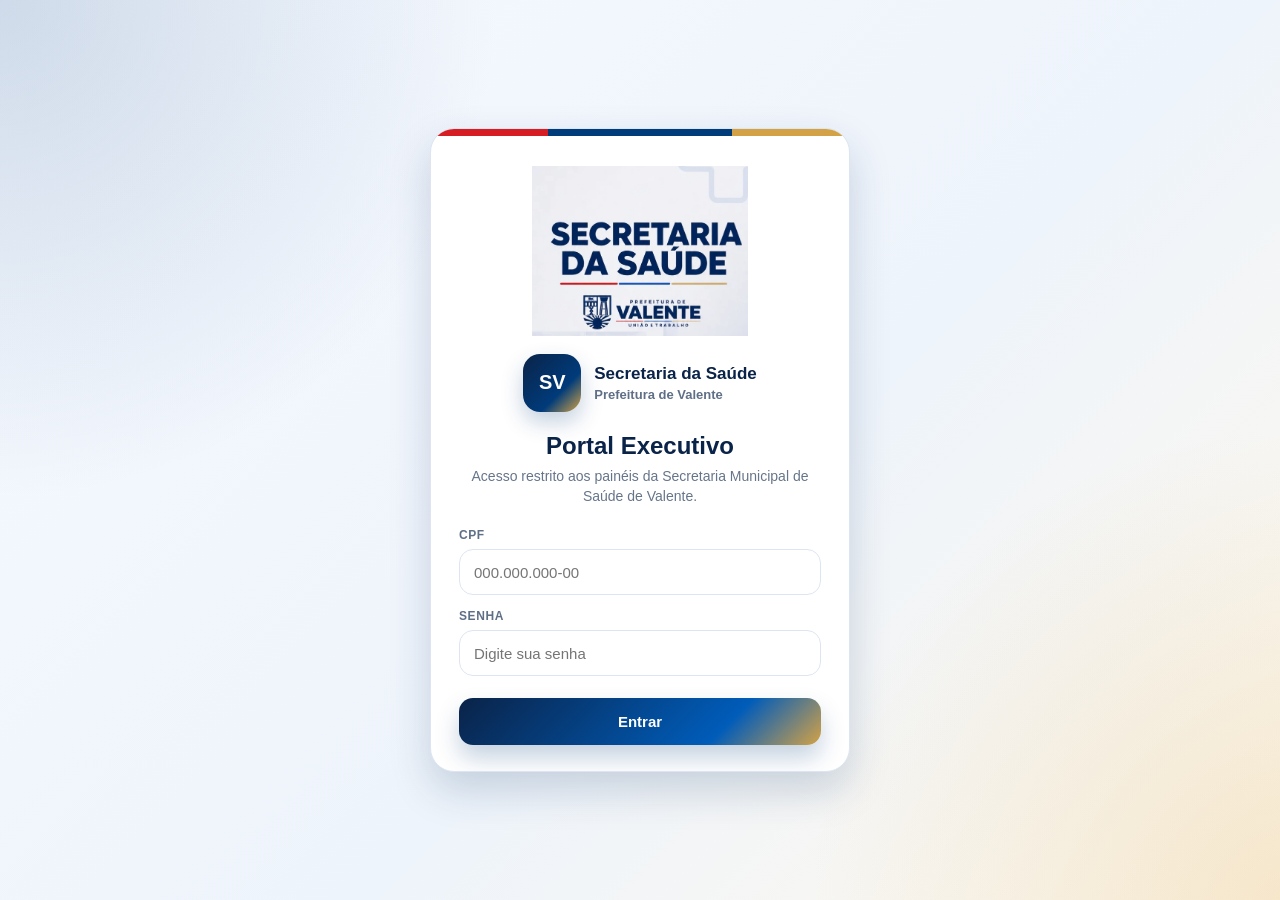
<file: site_relatorios_online/index.html>
<!DOCTYPE html>
<html lang="pt-BR">
<head>
<meta charset="UTF-8">
<title>Portal Executivo</title>
<link rel="stylesheet" href="assets/portal.css">
<script src="assets/portal.js"></script>
  <style id="login-portal-valente-style">
    .login-overlay-valente{
      position:fixed;
      inset:0;
      z-index:99999;
      display:flex;
      align-items:center;
      justify-content:center;
      padding:24px;
      background:
        radial-gradient(circle at top left, rgba(0,59,122,.16), transparent 32%),
        radial-gradient(circle at bottom right, rgba(211,162,70,.20), transparent 30%),
        linear-gradient(135deg,#f6f9ff 0%,#eef4fb 58%,#fff8ec 100%);
      font-family: Inter, Segoe UI, Arial, sans-serif;
    }
    .login-card-valente{
      width:min(420px,100%);
      background:#fff;
      border:1px solid #dce5f1;
      border-radius:24px;
      box-shadow:0 18px 42px rgba(0,43,92,.18);
      overflow:hidden;
      position:relative;
    }
    .login-card-valente:before{
      content:"";
      display:block;
      height:7px;
      background:linear-gradient(90deg,#d71d24 0 28%,#003b7a 28% 72%,#d3a246 72% 100%);
    }
    .login-card-inner-valente{padding:30px 28px 26px}
    .login-logo-valente{
      display:flex;
      align-items:center;
      justify-content:center;
      gap:13px;
      margin-bottom:20px;
      text-align:left;
    }
    .login-logo-mark-valente{
      width:58px;
      height:58px;
      border-radius:17px;
      background:linear-gradient(135deg,#0a2348 0%,#003b7a 65%,#d3a246 100%);
      color:#fff;
      display:grid;
      place-items:center;
      font-weight:900;
      font-size:20px;
      box-shadow:0 10px 22px rgba(0,59,122,.24);
      flex:none;
    }
    .login-logo-text-valente strong{
      display:block;
      color:#0a2348;
      font-size:17px;
      line-height:1.12;
      font-weight:900;
    }
    .login-logo-text-valente span{
      display:block;
      margin-top:4px;
      color:#5f6f86;
      font-size:13px;
      font-weight:700;
    }
    .login-title-valente{
      margin:0 0 6px;
      font-size:24px;
      color:#0a2348;
      font-weight:900;
      text-align:center;
    }
    .login-subtitle-valente{
      margin:0 0 22px;
      color:#66758a;
      font-size:14px;
      text-align:center;
      line-height:1.45;
    }
    .login-field-valente{margin-bottom:14px}
    .login-field-valente label{
      display:block;
      margin-bottom:7px;
      color:#5f6f86;
      font-size:12px;
      font-weight:900;
      text-transform:uppercase;
      letter-spacing:.05em;
    }
    .login-field-valente input{
      width:100%;
      height:46px;
      border:1px solid #dce5f1;
      border-radius:14px;
      padding:0 14px;
      outline:none;
      font-size:15px;
      background:#fff;
      color:#172033;
      box-sizing:border-box;
    }
    .login-field-valente input:focus{
      border-color:#005cb9;
      box-shadow:0 0 0 4px rgba(0,92,185,.12);
    }
    .login-btn-valente{
      width:100%;
      height:47px;
      border:none;
      border-radius:14px;
      cursor:pointer;
      color:#fff;
      font-size:15px;
      font-weight:900;
      background:linear-gradient(135deg,#0a2348 0%,#005cb9 72%,#d3a246 100%);
      box-shadow:0 13px 24px rgba(0,59,122,.23);
      margin-top:8px;
    }
    .login-error-valente{
      display:none;
      margin-top:12px;
      padding:10px 12px;
      border-radius:12px;
      background:#fff0f0;
      color:#b42318;
      border:1px solid #ffd0d0;
      font-size:13px;
      font-weight:700;
      text-align:center;
    }
    body.portal-login-bloqueado{
      overflow:hidden;
    }
  </style>


  <style id="portal-valente-logo-ajustes">
    .login-logo-img-valente {
      width: 100%;
      max-width: 310px;
      max-height: 170px;
      object-fit: contain;
      display: block;
      margin: 0 auto 18px;
      border-radius: 14px;
    }
    .sidebar-logo-oficial-valente {
      width: 100%;
      max-height: 92px;
      object-fit: contain;
      background: rgba(255,255,255,.96);
      border-radius: 14px;
      padding: 8px;
      margin: 0 0 14px;
      box-shadow: 0 8px 18px rgba(0,0,0,.12);
    }
    .top-logo-oficial-valente {
      height: 64px;
      max-width: 230px;
      object-fit: contain;
      background: #fff;
      border: 1px solid rgba(0,59,122,.12);
      border-radius: 14px;
      padding: 6px 10px;
      margin-right: 14px;
    }
    .portal-top-logo-row-valente {
      display: flex;
      align-items: center;
      gap: 12px;
    }
  </style>

</head>
<body>

  <div id="loginPortalValente" class="login-overlay-valente">
    <div class="login-card-valente">
      <div class="login-card-inner-valente">
        <img class="login-logo-img-valente" src="assets/logo_secretaria_valente.png" alt="Secretaria da Saúde - Prefeitura de Valente">
        <div class="login-logo-valente">
          <div class="login-logo-mark-valente">SV</div>
          <div class="login-logo-text-valente">
            <strong>Secretaria da Saúde</strong>
            <span>Prefeitura de Valente</span>
          </div>
        </div>

        <h1 class="login-title-valente">Portal Executivo</h1>
        <p class="login-subtitle-valente">Acesso restrito aos painéis da Secretaria Municipal de Saúde de Valente.</p>

        <form id="formLoginPortalValente">
          <div class="login-field-valente">
            <label for="cpfLoginPortal">CPF</label>
            <input id="cpfLoginPortal" inputmode="numeric" maxlength="14" placeholder="000.000.000-00" autocomplete="username">
          </div>
          <div class="login-field-valente">
            <label for="senhaLoginPortal">Senha</label>
            <input id="senhaLoginPortal" type="password" placeholder="Digite sua senha" autocomplete="current-password">
          </div>
          <button class="login-btn-valente" type="submit">Entrar</button>
          <div id="erroLoginPortalValente" class="login-error-valente">CPF ou senha inválidos.</div>
        </form>
      </div>
    </div>
  </div>

<div class="layout">
  <aside class="sidebar"></aside>
  <main class="main">
    <section class="hero">
      <h2>Portal Executivo</h2>
      <p>Portal modular da Secretaria Municipal de Saúde de Valente.</p>
      <div class="badges">
        <span class="badge">📅 Maio/2026</span>
        <span class="badge">🔄 Atualizado: aguardando dados</span>
        <span class="badge">📍 Valente - BA</span>
      </div>
    </section>
    <div class="notice">
      Cada sistema alimenta somente seu próprio módulo. O portal geral pode ser modificado sem apagar dados recebidos.
    </div>
    <div class="cards">
      <div class="card"><h3>Módulos</h3><div class="num">10</div><p>áreas separadas</p></div>
      <div class="card"><h3>Almox. Hospital</h3><div class="num">2</div><p>estoque e estatística</p></div>
      <div class="card"><h3>CIS</h3><div class="num">1</div><p>módulo reservado</p></div>
      <div class="card"><h3>CEMES</h3><div class="num">1</div><p>módulo reservado</p></div>
    </div>
    <div class="grid">
      <div class="card">
        <h3>Estrutura Modular</h3>
        <p>O menu e o visual do portal ficam separados dos dados que chegam dos sistemas.</p>
      </div>
      <div class="card">
        <h3>Admin do Portal</h3>
        <p>Use o Admin apenas para ajustar configuração do menu e nomes do portal.</p>
        <div class="top-actions"><a class="btn" href="/admin">Abrir Admin do Portal</a></div>
      </div>
    </div>
  </main>
</div>
<script>montarMenu('VisaoGeral')</script>

  <script id="login-portal-valente-script">
    (function(){
      const overlay = document.getElementById('loginPortalValente');
      const form = document.getElementById('formLoginPortalValente');
      const cpfInput = document.getElementById('cpfLoginPortal');
      const senhaInput = document.getElementById('senhaLoginPortal');
      const erro = document.getElementById('erroLoginPortalValente');

      const usuarios = {
        '00000000000': { nome: 'Marília Oliveira', perfil: 'secretaria' },
        '11111111111': { nome: 'Coordenadora do Almoxarifado', perfil: 'coordenadora' }
      };

      function formatarCPF(valor){
        let v = String(valor || '').replace(/\D/g, '').slice(0, 11);
        if(v.length > 9) return v.replace(/(\d{3})(\d{3})(\d{3})(\d{0,2})/, '$1.$2.$3-$4');
        if(v.length > 6) return v.replace(/(\d{3})(\d{3})(\d{0,3})/, '$1.$2.$3');
        if(v.length > 3) return v.replace(/(\d{3})(\d{0,3})/, '$1.$2');
        return v;
      }

      function liberarPortal(usuario){

        document.body.classList.remove('portal-login-bloqueado');
        if(overlay) overlay.style.display = 'none';

        const nomeAlvos = document.querySelectorAll('[data-user-name], .user-name, .usuario-nome');
        nomeAlvos.forEach(el => el.textContent = usuario.nome);

        document.body.setAttribute('data-perfil', usuario.perfil);
        window.dispatchEvent(new CustomEvent('portalLoginValente', { detail: usuario }));
      }

      function tentarLogin(){
        const cpf = cpfInput.value.replace(/\D/g, '');
        const senha = senhaInput.value.trim();

        if((senha === '123456' || senha === '00123556') && usuarios[cpf]){
          liberarPortal(usuarios[cpf]);
          return true;
        }

        erro.style.display = 'block';
        senhaInput.focus();
        return false;
      }

      if(cpfInput){
        cpfInput.addEventListener('input', function(){
          this.value = formatarCPF(this.value);
          erro.style.display = 'none';
        });
      }

      if(senhaInput){
        senhaInput.addEventListener('input', function(){
          erro.style.display = 'none';
        });
      }

      if(form){
        form.addEventListener('submit', function(e){
          e.preventDefault();
          tentarLogin();
        });
      }

      try{ sessionStorage.removeItem('portal_valente_logado'); sessionStorage.removeItem('portal_valente_usuario'); }catch(e){}
      document.body.classList.add('portal-login-bloqueado');

    })();
  </script>

</body>
</html>
</file>
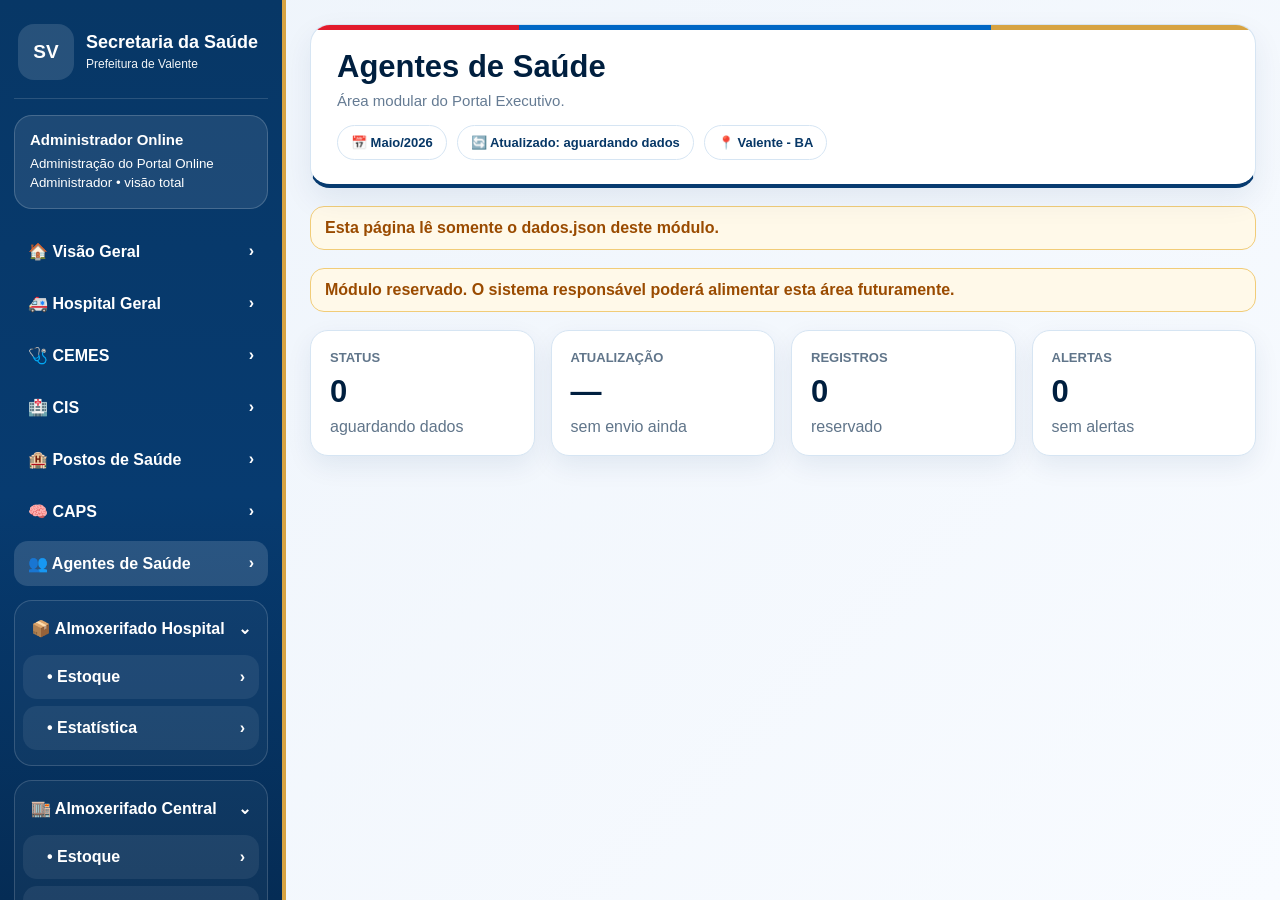
<file: site_relatorios_online/AgentesDeSaude/index.html>
<!DOCTYPE html><html lang="pt-BR"><head><meta charset="UTF-8"><title>Agentes de Saúde</title><link rel="stylesheet" href="../assets/portal.css"><script src="../assets/portal.js"></script></head><body><div class="layout"><aside class="sidebar"></aside><main class="main"><section class="hero"><h2>Agentes de Saúde</h2><p>Área modular do Portal Executivo.</p><div class="badges"><span class="badge">📅 Maio/2026</span><span class="badge">🔄 Atualizado: aguardando dados</span><span class="badge">📍 Valente - BA</span></div></section><div class="notice">Esta página lê somente o dados.json deste módulo.</div><div class="notice">Módulo reservado. O sistema responsável poderá alimentar esta área futuramente.</div><div class="cards"><div class="card"><h3>Status</h3><div class="num">0</div><p>aguardando dados</p></div><div class="card"><h3>Atualização</h3><div class="num">—</div><p>sem envio ainda</p></div><div class="card"><h3>Registros</h3><div class="num">0</div><p>reservado</p></div><div class="card"><h3>Alertas</h3><div class="num">0</div><p>sem alertas</p></div></div><script>montarMenu('AgentesDeSaude')</script></main></div></body></html>
</file>
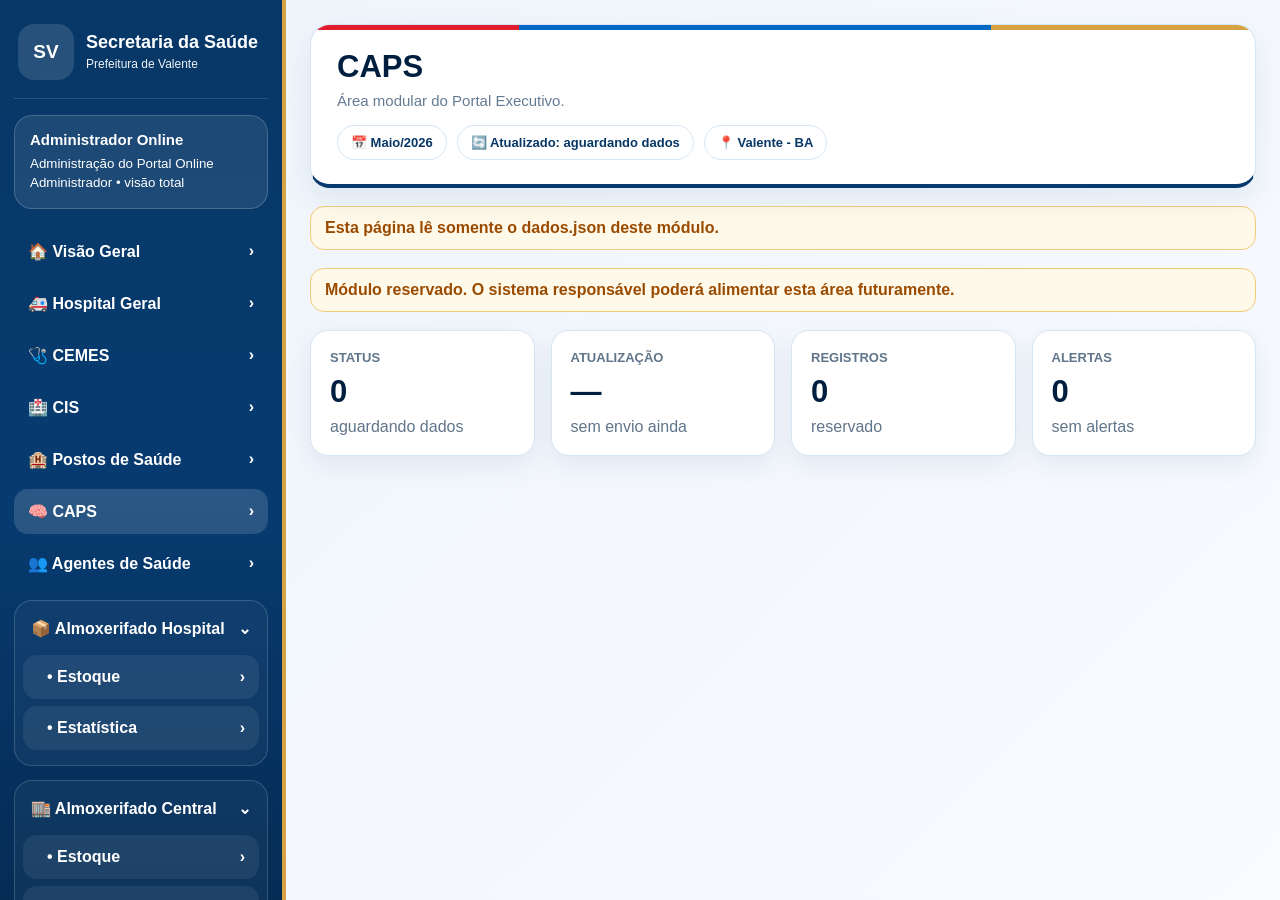
<file: site_relatorios_online/CAPS/index.html>
<!DOCTYPE html><html lang="pt-BR"><head><meta charset="UTF-8"><title>CAPS</title><link rel="stylesheet" href="../assets/portal.css"><script src="../assets/portal.js"></script></head><body><div class="layout"><aside class="sidebar"></aside><main class="main"><section class="hero"><h2>CAPS</h2><p>Área modular do Portal Executivo.</p><div class="badges"><span class="badge">📅 Maio/2026</span><span class="badge">🔄 Atualizado: aguardando dados</span><span class="badge">📍 Valente - BA</span></div></section><div class="notice">Esta página lê somente o dados.json deste módulo.</div><div class="notice">Módulo reservado. O sistema responsável poderá alimentar esta área futuramente.</div><div class="cards"><div class="card"><h3>Status</h3><div class="num">0</div><p>aguardando dados</p></div><div class="card"><h3>Atualização</h3><div class="num">—</div><p>sem envio ainda</p></div><div class="card"><h3>Registros</h3><div class="num">0</div><p>reservado</p></div><div class="card"><h3>Alertas</h3><div class="num">0</div><p>sem alertas</p></div></div><script>montarMenu('CAPS')</script></main></div></body></html>
</file>
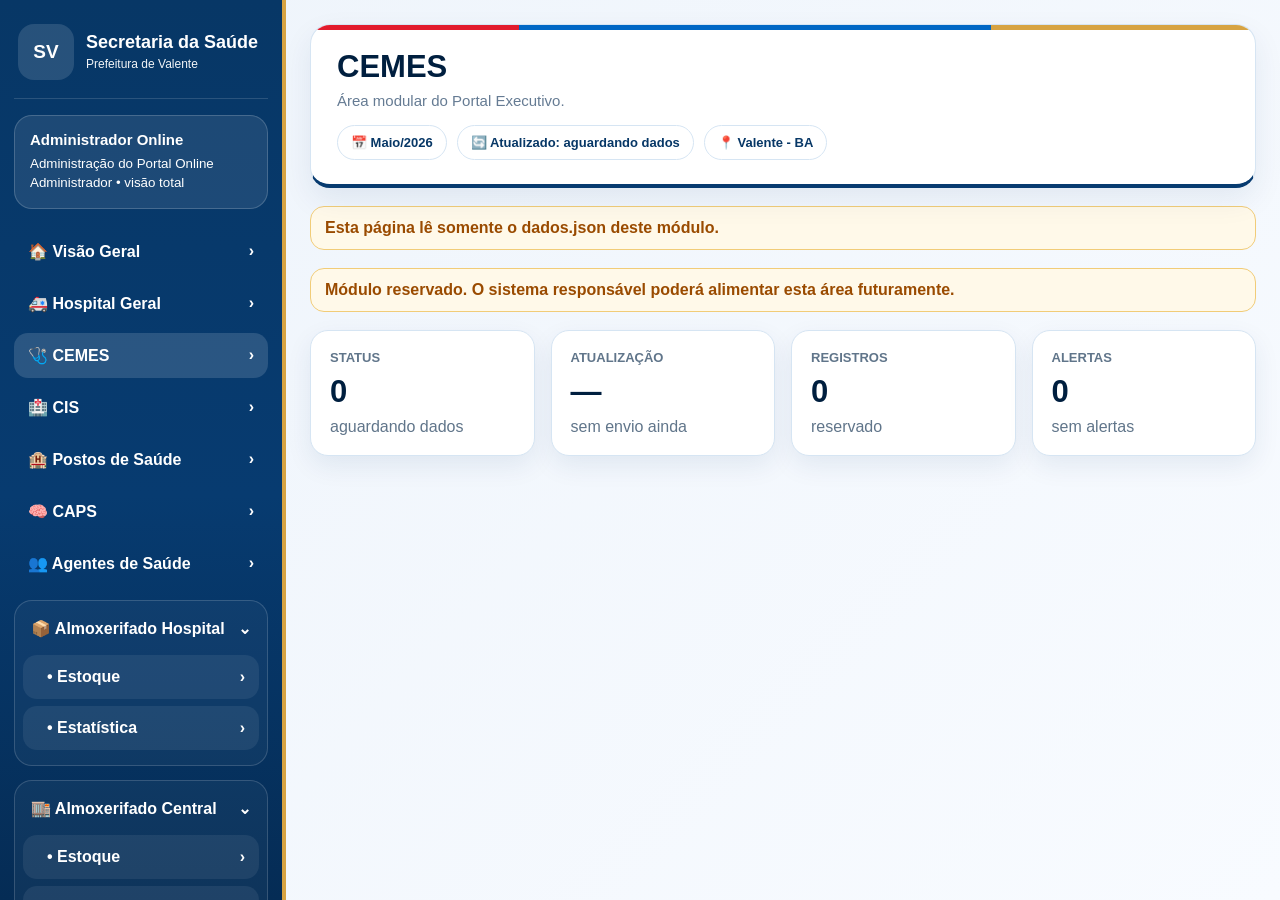
<file: site_relatorios_online/CEMES/index.html>
<!DOCTYPE html><html lang="pt-BR"><head><meta charset="UTF-8"><title>CEMES</title><link rel="stylesheet" href="../assets/portal.css"><script src="../assets/portal.js"></script></head><body><div class="layout"><aside class="sidebar"></aside><main class="main"><section class="hero"><h2>CEMES</h2><p>Área modular do Portal Executivo.</p><div class="badges"><span class="badge">📅 Maio/2026</span><span class="badge">🔄 Atualizado: aguardando dados</span><span class="badge">📍 Valente - BA</span></div></section><div class="notice">Esta página lê somente o dados.json deste módulo.</div><div class="notice">Módulo reservado. O sistema responsável poderá alimentar esta área futuramente.</div><div class="cards"><div class="card"><h3>Status</h3><div class="num">0</div><p>aguardando dados</p></div><div class="card"><h3>Atualização</h3><div class="num">—</div><p>sem envio ainda</p></div><div class="card"><h3>Registros</h3><div class="num">0</div><p>reservado</p></div><div class="card"><h3>Alertas</h3><div class="num">0</div><p>sem alertas</p></div></div><script>montarMenu('CEMES')</script></main></div></body></html>
</file>
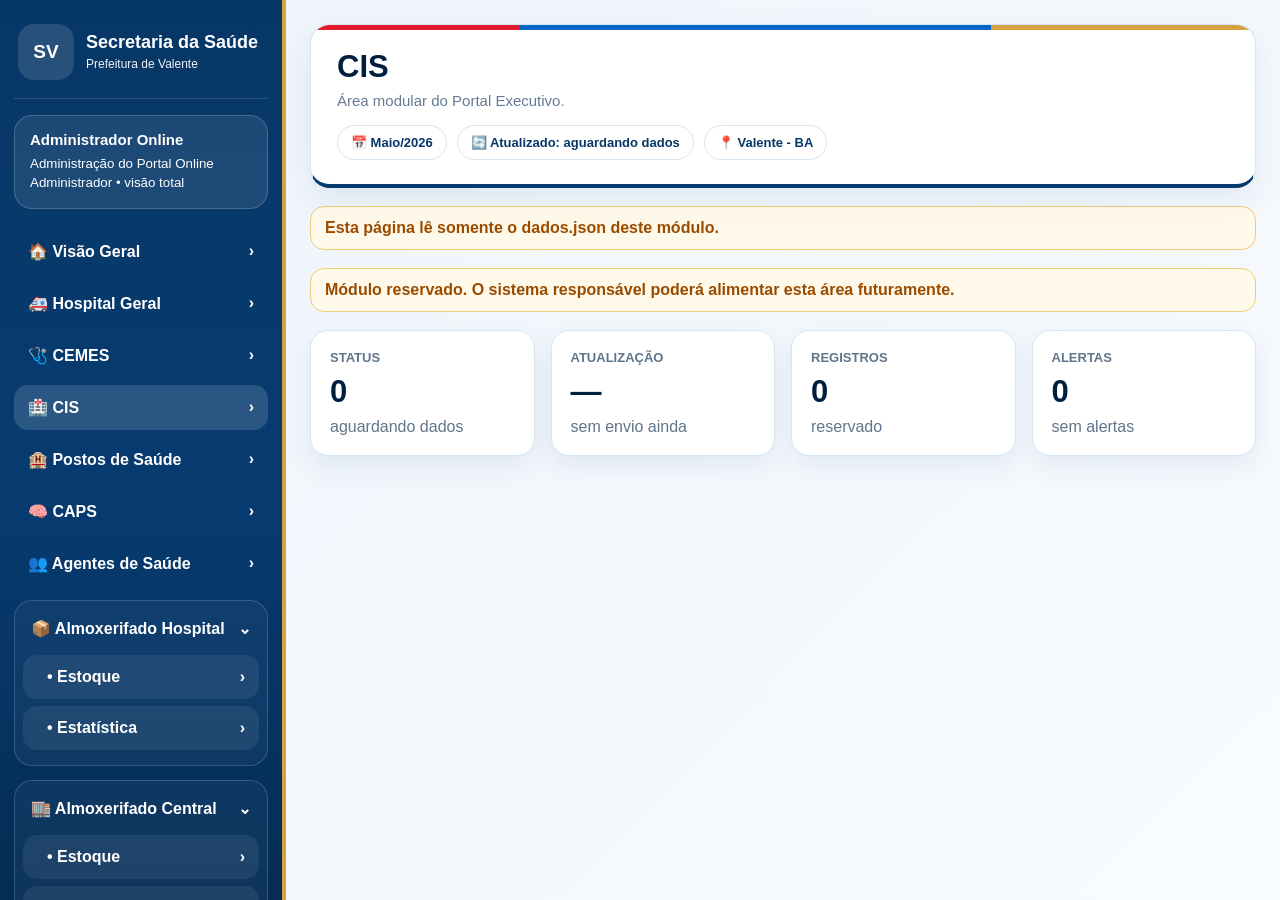
<file: site_relatorios_online/CIS/index.html>
<!DOCTYPE html><html lang="pt-BR"><head><meta charset="UTF-8"><title>CIS</title><link rel="stylesheet" href="../assets/portal.css"><script src="../assets/portal.js"></script></head><body><div class="layout"><aside class="sidebar"></aside><main class="main"><section class="hero"><h2>CIS</h2><p>Área modular do Portal Executivo.</p><div class="badges"><span class="badge">📅 Maio/2026</span><span class="badge">🔄 Atualizado: aguardando dados</span><span class="badge">📍 Valente - BA</span></div></section><div class="notice">Esta página lê somente o dados.json deste módulo.</div><div class="notice">Módulo reservado. O sistema responsável poderá alimentar esta área futuramente.</div><div class="cards"><div class="card"><h3>Status</h3><div class="num">0</div><p>aguardando dados</p></div><div class="card"><h3>Atualização</h3><div class="num">—</div><p>sem envio ainda</p></div><div class="card"><h3>Registros</h3><div class="num">0</div><p>reservado</p></div><div class="card"><h3>Alertas</h3><div class="num">0</div><p>sem alertas</p></div></div><script>montarMenu('CIS')</script></main></div></body></html>
</file>
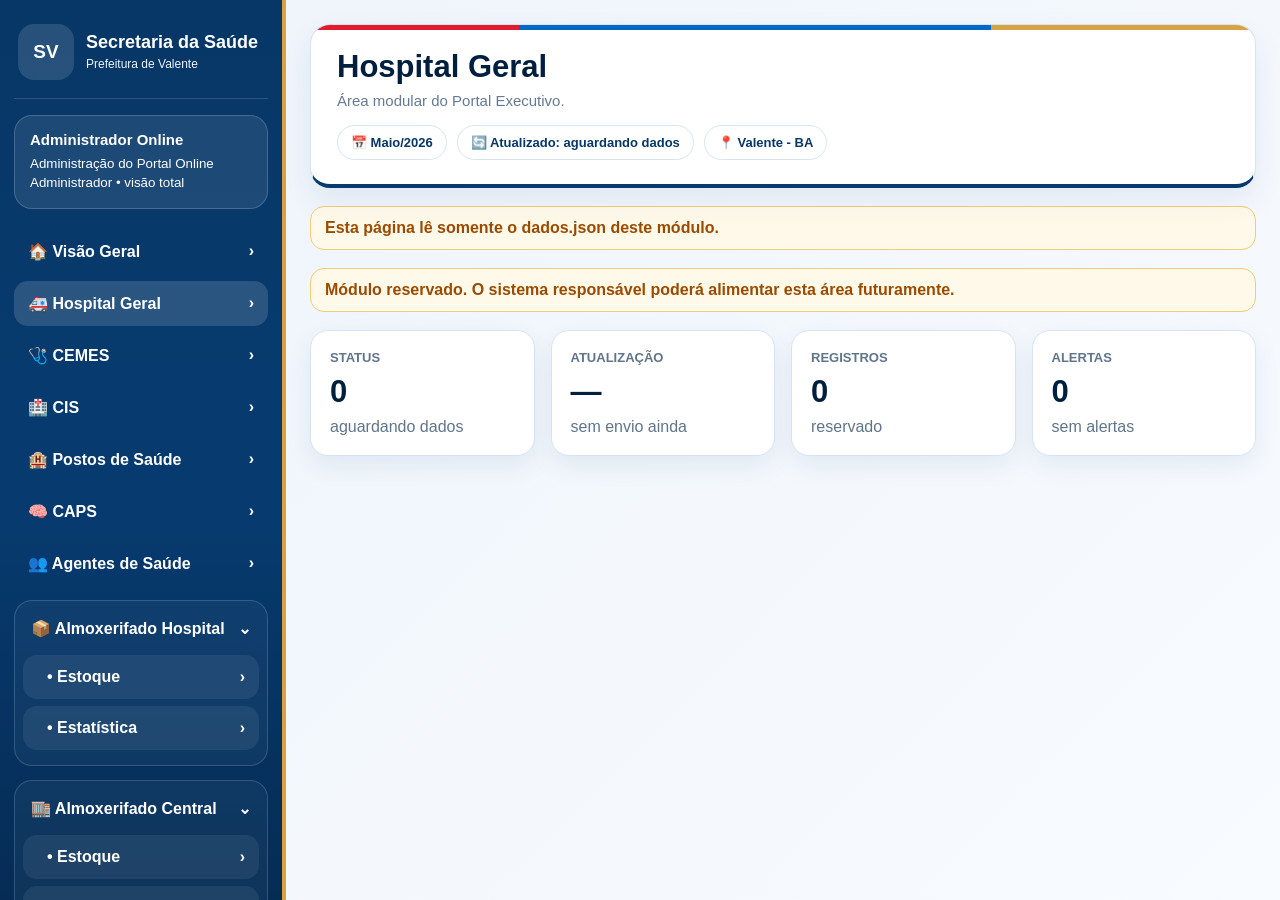
<file: site_relatorios_online/HospitalGeral/index.html>
<!DOCTYPE html><html lang="pt-BR"><head><meta charset="UTF-8"><title>Hospital Geral</title><link rel="stylesheet" href="../assets/portal.css"><script src="../assets/portal.js"></script></head><body><div class="layout"><aside class="sidebar"></aside><main class="main"><section class="hero"><h2>Hospital Geral</h2><p>Área modular do Portal Executivo.</p><div class="badges"><span class="badge">📅 Maio/2026</span><span class="badge">🔄 Atualizado: aguardando dados</span><span class="badge">📍 Valente - BA</span></div></section><div class="notice">Esta página lê somente o dados.json deste módulo.</div><div class="notice">Módulo reservado. O sistema responsável poderá alimentar esta área futuramente.</div><div class="cards"><div class="card"><h3>Status</h3><div class="num">0</div><p>aguardando dados</p></div><div class="card"><h3>Atualização</h3><div class="num">—</div><p>sem envio ainda</p></div><div class="card"><h3>Registros</h3><div class="num">0</div><p>reservado</p></div><div class="card"><h3>Alertas</h3><div class="num">0</div><p>sem alertas</p></div></div><script>montarMenu('HospitalGeral')</script></main></div></body></html>
</file>
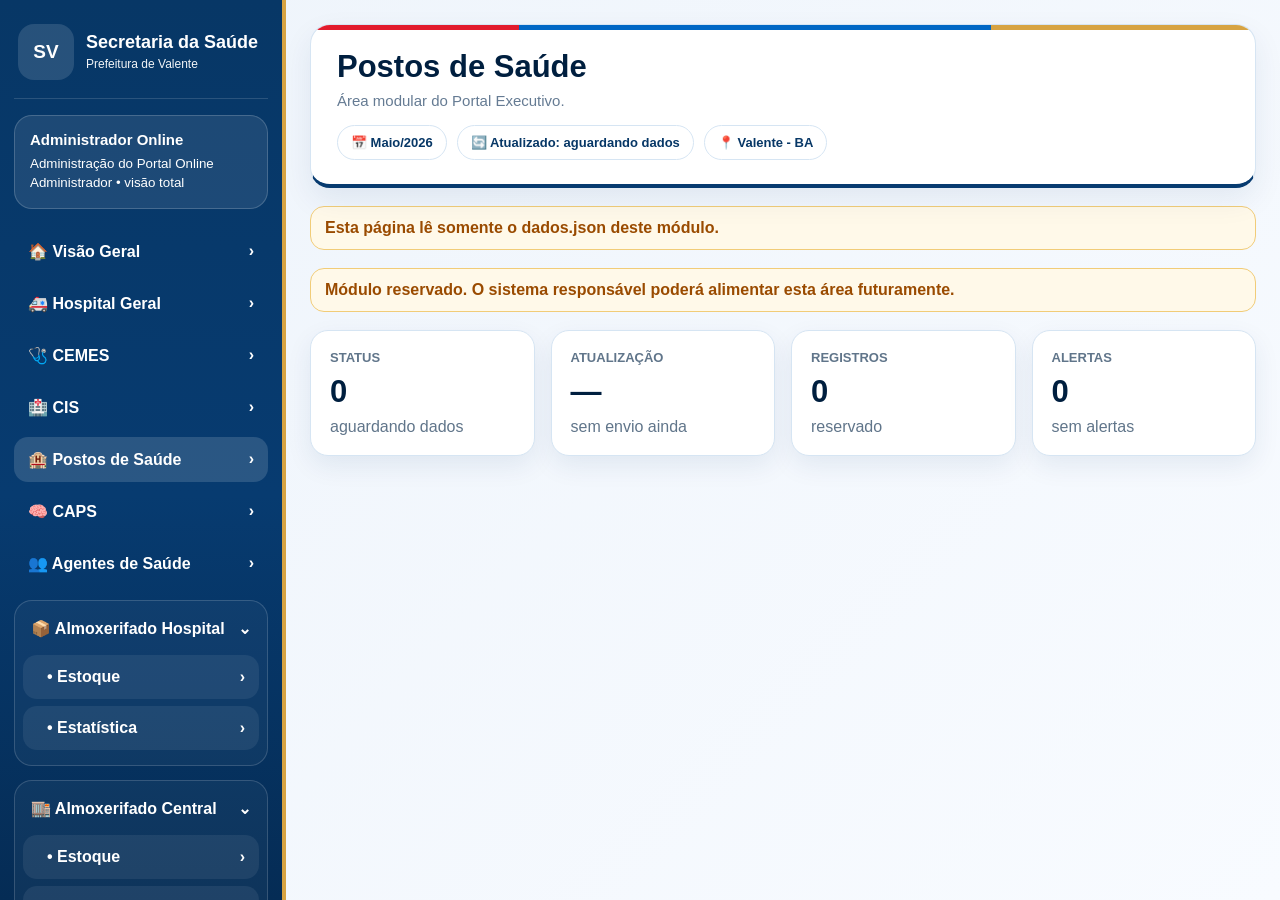
<file: site_relatorios_online/PostosDeSaude/index.html>
<!DOCTYPE html><html lang="pt-BR"><head><meta charset="UTF-8"><title>Postos de Saúde</title><link rel="stylesheet" href="../assets/portal.css"><script src="../assets/portal.js"></script></head><body><div class="layout"><aside class="sidebar"></aside><main class="main"><section class="hero"><h2>Postos de Saúde</h2><p>Área modular do Portal Executivo.</p><div class="badges"><span class="badge">📅 Maio/2026</span><span class="badge">🔄 Atualizado: aguardando dados</span><span class="badge">📍 Valente - BA</span></div></section><div class="notice">Esta página lê somente o dados.json deste módulo.</div><div class="notice">Módulo reservado. O sistema responsável poderá alimentar esta área futuramente.</div><div class="cards"><div class="card"><h3>Status</h3><div class="num">0</div><p>aguardando dados</p></div><div class="card"><h3>Atualização</h3><div class="num">—</div><p>sem envio ainda</p></div><div class="card"><h3>Registros</h3><div class="num">0</div><p>reservado</p></div><div class="card"><h3>Alertas</h3><div class="num">0</div><p>sem alertas</p></div></div><script>montarMenu('PostosDeSaude')</script></main></div></body></html>
</file>
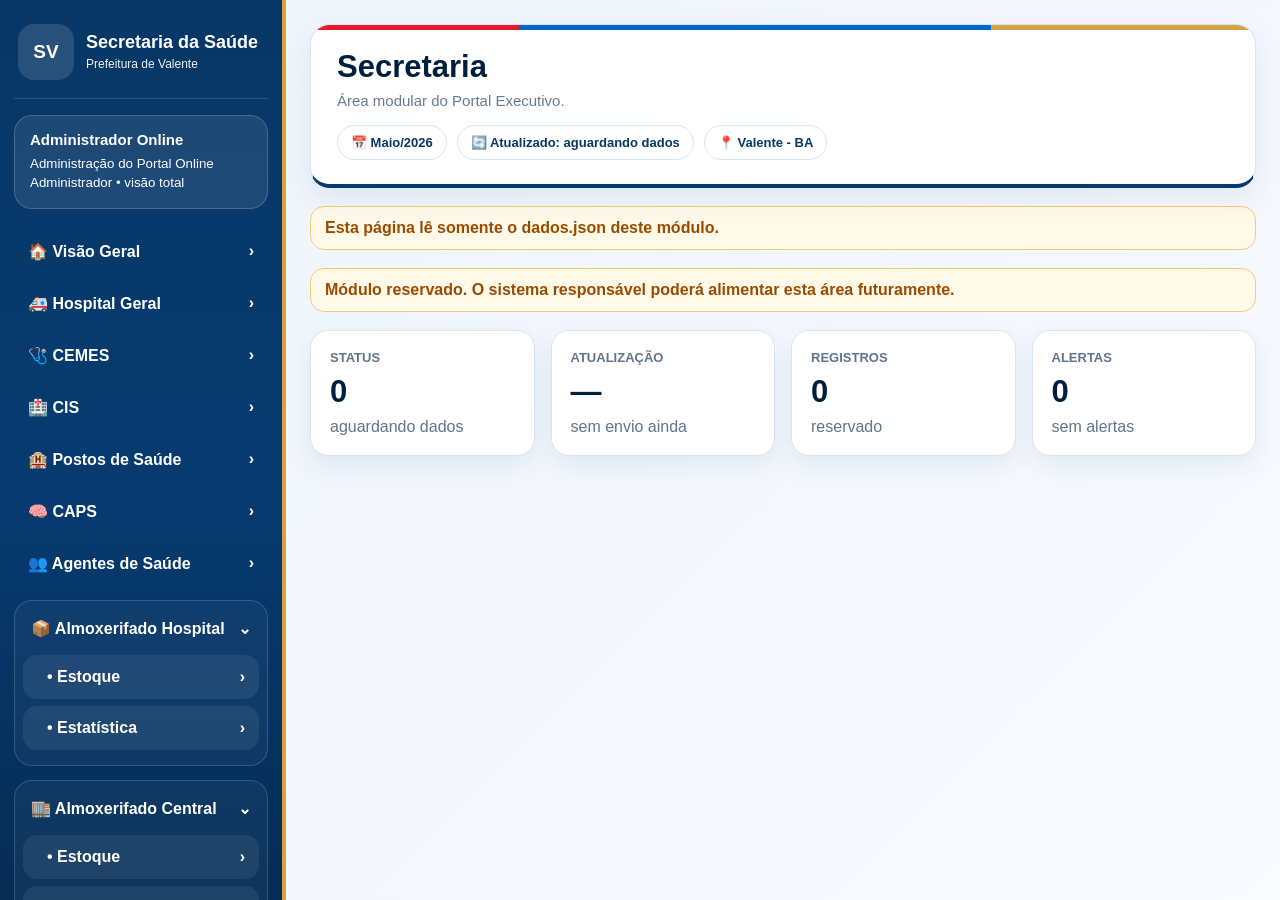
<file: site_relatorios_online/Secretaria/index.html>
<!DOCTYPE html><html lang="pt-BR"><head><meta charset="UTF-8"><title>Secretaria</title><link rel="stylesheet" href="../assets/portal.css"><script src="../assets/portal.js"></script></head><body><div class="layout"><aside class="sidebar"></aside><main class="main"><section class="hero"><h2>Secretaria</h2><p>Área modular do Portal Executivo.</p><div class="badges"><span class="badge">📅 Maio/2026</span><span class="badge">🔄 Atualizado: aguardando dados</span><span class="badge">📍 Valente - BA</span></div></section><div class="notice">Esta página lê somente o dados.json deste módulo.</div><div class="notice">Módulo reservado. O sistema responsável poderá alimentar esta área futuramente.</div><div class="cards"><div class="card"><h3>Status</h3><div class="num">0</div><p>aguardando dados</p></div><div class="card"><h3>Atualização</h3><div class="num">—</div><p>sem envio ainda</p></div><div class="card"><h3>Registros</h3><div class="num">0</div><p>reservado</p></div><div class="card"><h3>Alertas</h3><div class="num">0</div><p>sem alertas</p></div></div><script>montarMenu('Secretaria')</script></main></div></body></html>
</file>
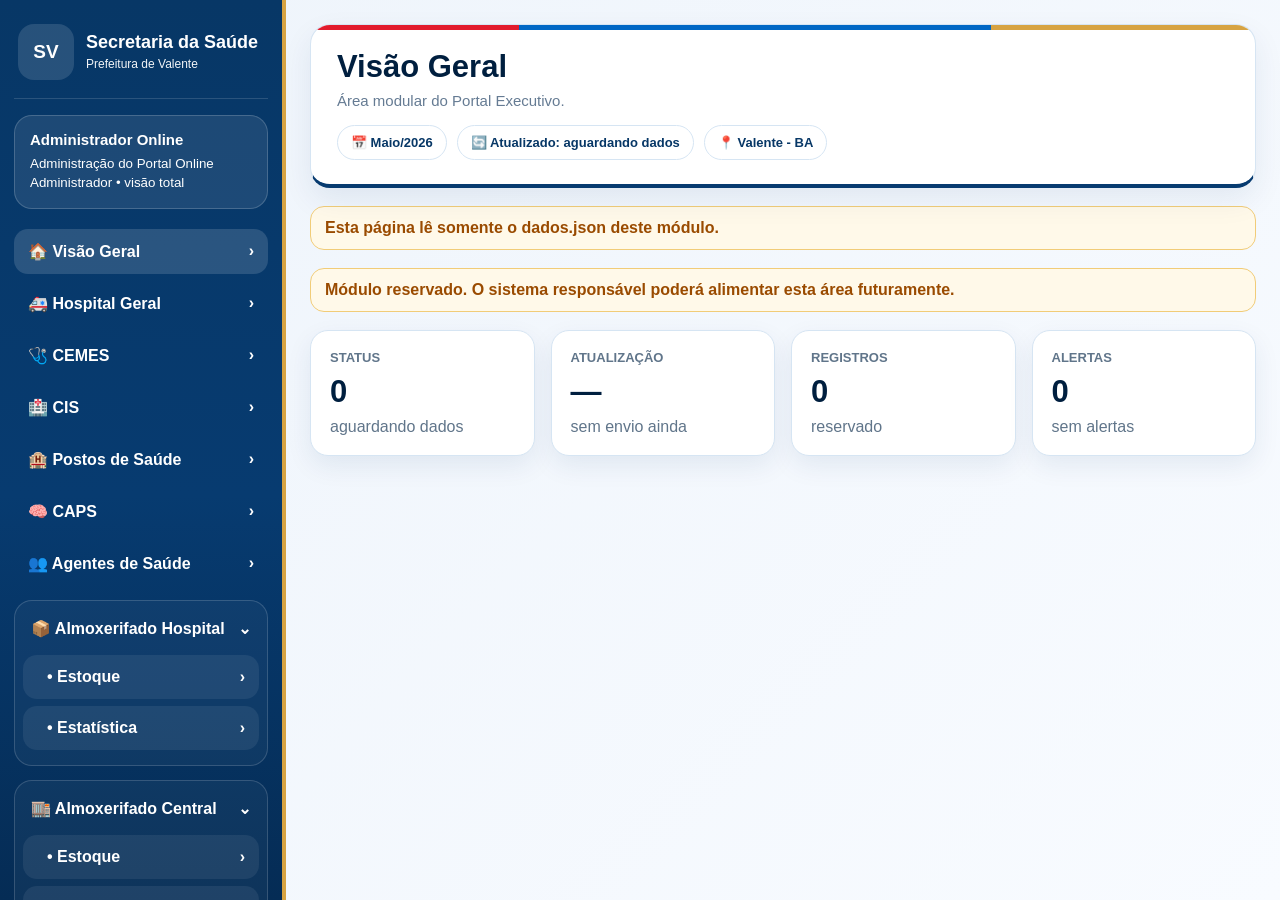
<file: site_relatorios_online/VisaoGeral/index.html>
<!DOCTYPE html><html lang="pt-BR"><head><meta charset="UTF-8"><title>Visão Geral</title><link rel="stylesheet" href="../assets/portal.css"><script src="../assets/portal.js"></script></head><body><div class="layout"><aside class="sidebar"></aside><main class="main"><section class="hero"><h2>Visão Geral</h2><p>Área modular do Portal Executivo.</p><div class="badges"><span class="badge">📅 Maio/2026</span><span class="badge">🔄 Atualizado: aguardando dados</span><span class="badge">📍 Valente - BA</span></div></section><div class="notice">Esta página lê somente o dados.json deste módulo.</div><div class="notice">Módulo reservado. O sistema responsável poderá alimentar esta área futuramente.</div><div class="cards"><div class="card"><h3>Status</h3><div class="num">0</div><p>aguardando dados</p></div><div class="card"><h3>Atualização</h3><div class="num">—</div><p>sem envio ainda</p></div><div class="card"><h3>Registros</h3><div class="num">0</div><p>reservado</p></div><div class="card"><h3>Alertas</h3><div class="num">0</div><p>sem alertas</p></div></div><script>montarMenu('VisaoGeral')</script></main></div></body></html>
</file>
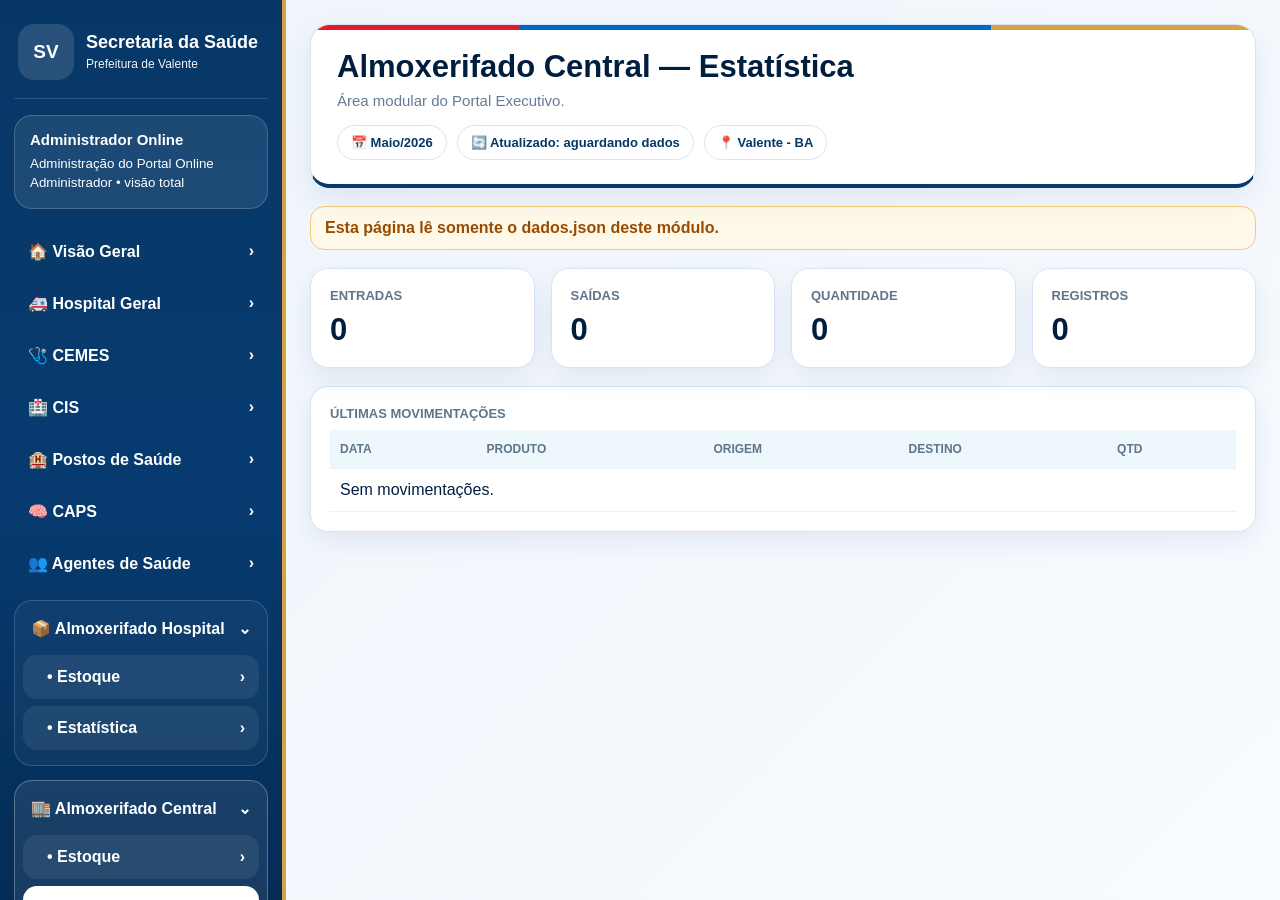
<file: site_relatorios_online/AlmoxerifadoCentral/Estatisticas/index.html>
<!DOCTYPE html><html lang="pt-BR"><head><meta charset="UTF-8"><title>Almoxerifado Central — Estatística</title><link rel="stylesheet" href="../../assets/portal.css"><script src="../../assets/portal.js"></script></head><body><div class="layout"><aside class="sidebar"></aside><main class="main"><section class="hero"><h2>Almoxerifado Central — Estatística</h2><p>Área modular do Portal Executivo.</p><div class="badges"><span class="badge">📅 Maio/2026</span><span class="badge">🔄 Atualizado: aguardando dados</span><span class="badge">📍 Valente - BA</span></div></section><div class="notice">Esta página lê somente o dados.json deste módulo.</div><div class="cards"><div class="card"><h3>Entradas</h3><div class="num" id="ent">0</div></div><div class="card"><h3>Saídas</h3><div class="num" id="sai">0</div></div><div class="card"><h3>Quantidade</h3><div class="num" id="qtd">0</div></div><div class="card"><h3>Registros</h3><div class="num" id="reg">0</div></div></div><div class="card"><h3>Últimas movimentações</h3><table><thead><tr><th>Data</th><th>Produto</th><th>Origem</th><th>Destino</th><th>Qtd</th></tr></thead><tbody id="tbody"></tbody></table></div><script>async function init(){await montarMenu('AC_Estatisticas');const d=await carregarDadosJson();const m=d.movimentacoes||[];document.getElementById('ent').textContent=m.filter(x=>(x.tipo||'').toLowerCase().includes('entrada')).length;document.getElementById('sai').textContent=m.filter(x=>(x.tipo||'').toLowerCase().includes('sa')).length;document.getElementById('qtd').textContent=m.reduce((a,x)=>a+Number(x.quantidade||x.qtd||0),0);document.getElementById('reg').textContent=m.length;document.getElementById('tbody').innerHTML=m.length?m.slice(-50).reverse().map(x=>`<tr><td>${x.data||'-'}</td><td><b>${x.produto_nome||x.nome||x.item||'-'}</b></td><td>${x.origem||'-'}</td><td>${x.destino||'-'}</td><td>${x.quantidade||x.qtd||0}</td></tr>`).join(''):'<tr><td colspan="5">Sem movimentações.</td></tr>'}init()</script></main></div></body></html>
</file>
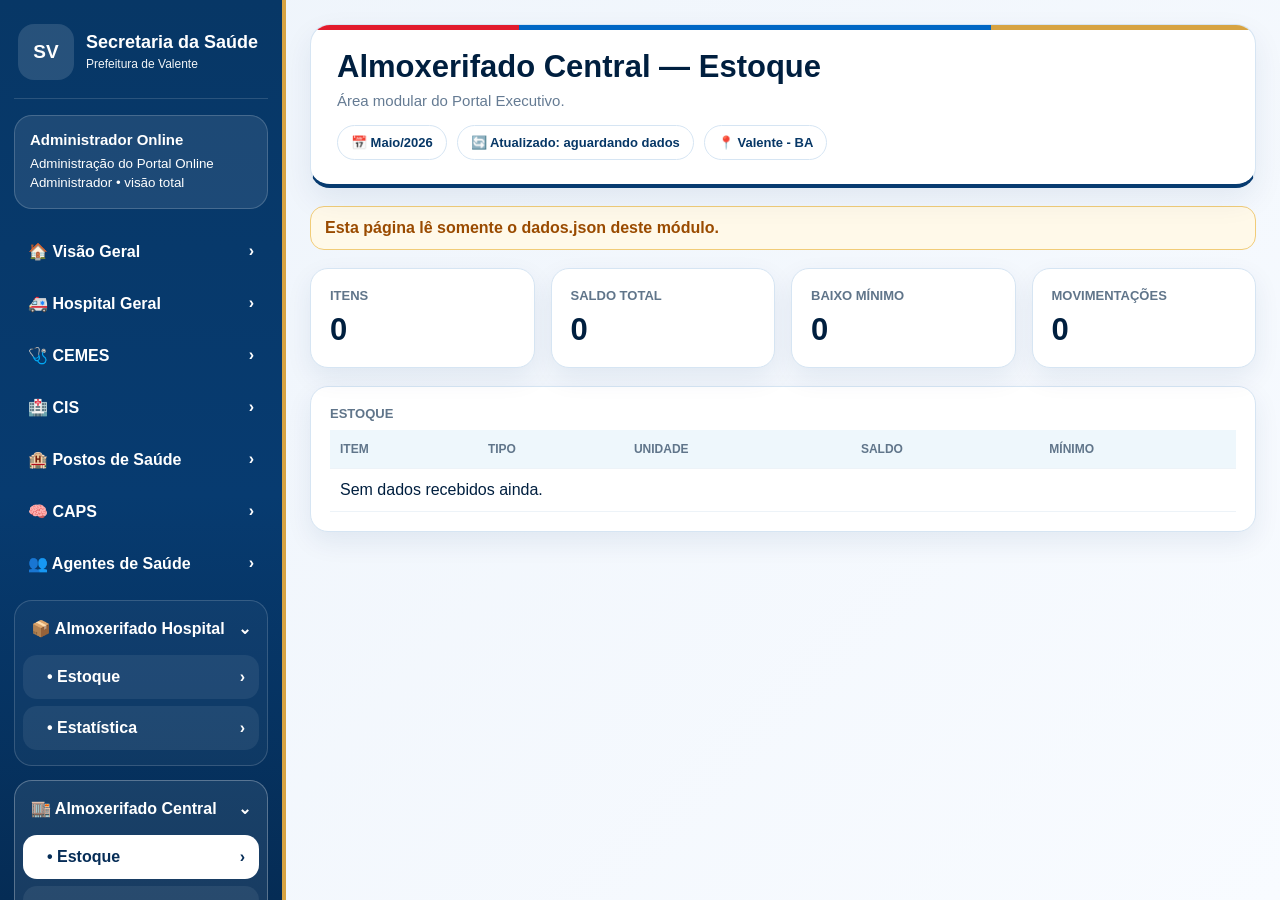
<file: site_relatorios_online/AlmoxerifadoCentral/Estoque/index.html>
<!DOCTYPE html><html lang="pt-BR"><head><meta charset="UTF-8"><title>Almoxerifado Central — Estoque</title><link rel="stylesheet" href="../../assets/portal.css"><script src="../../assets/portal.js"></script></head><body><div class="layout"><aside class="sidebar"></aside><main class="main"><section class="hero"><h2>Almoxerifado Central — Estoque</h2><p>Área modular do Portal Executivo.</p><div class="badges"><span class="badge">📅 Maio/2026</span><span class="badge">🔄 Atualizado: aguardando dados</span><span class="badge">📍 Valente - BA</span></div></section><div class="notice">Esta página lê somente o dados.json deste módulo.</div><div class="cards"><div class="card"><h3>Itens</h3><div class="num" id="itens">0</div></div><div class="card"><h3>Saldo total</h3><div class="num" id="saldo">0</div></div><div class="card"><h3>Baixo mínimo</h3><div class="num" id="min">0</div></div><div class="card"><h3>Movimentações</h3><div class="num" id="mov">0</div></div></div><div class="card"><h3>Estoque</h3><table><thead><tr><th>Item</th><th>Tipo</th><th>Unidade</th><th>Saldo</th><th>Mínimo</th></tr></thead><tbody id="tbody"></tbody></table></div><script>async function init(){await montarMenu('AC_Estoque');const d=await carregarDadosJson();const itens=d.itens||[];document.getElementById('itens').textContent=itens.length;document.getElementById('saldo').textContent=itens.reduce((a,i)=>a+Number(i.total||i.saldo||i.farmacia||i.almoxarifado||0),0);document.getElementById('min').textContent=itens.filter(i=>Number(i.total||i.saldo||0)<=Number(i.minimo||0)).length;document.getElementById('mov').textContent=(d.movimentacoes||[]).length;document.getElementById('tbody').innerHTML=itens.length?itens.map(i=>`<tr><td><b>${i.nome||i.item||'-'}</b></td><td>${i.tipo||'-'}</td><td>${i.unidade||'-'}</td><td>${i.total||i.saldo||i.farmacia||i.almoxarifado||0}</td><td>${i.minimo||0}</td></tr>`).join(''):'<tr><td colspan="5">Sem dados recebidos ainda.</td></tr>'}init()</script></main></div></body></html>
</file>
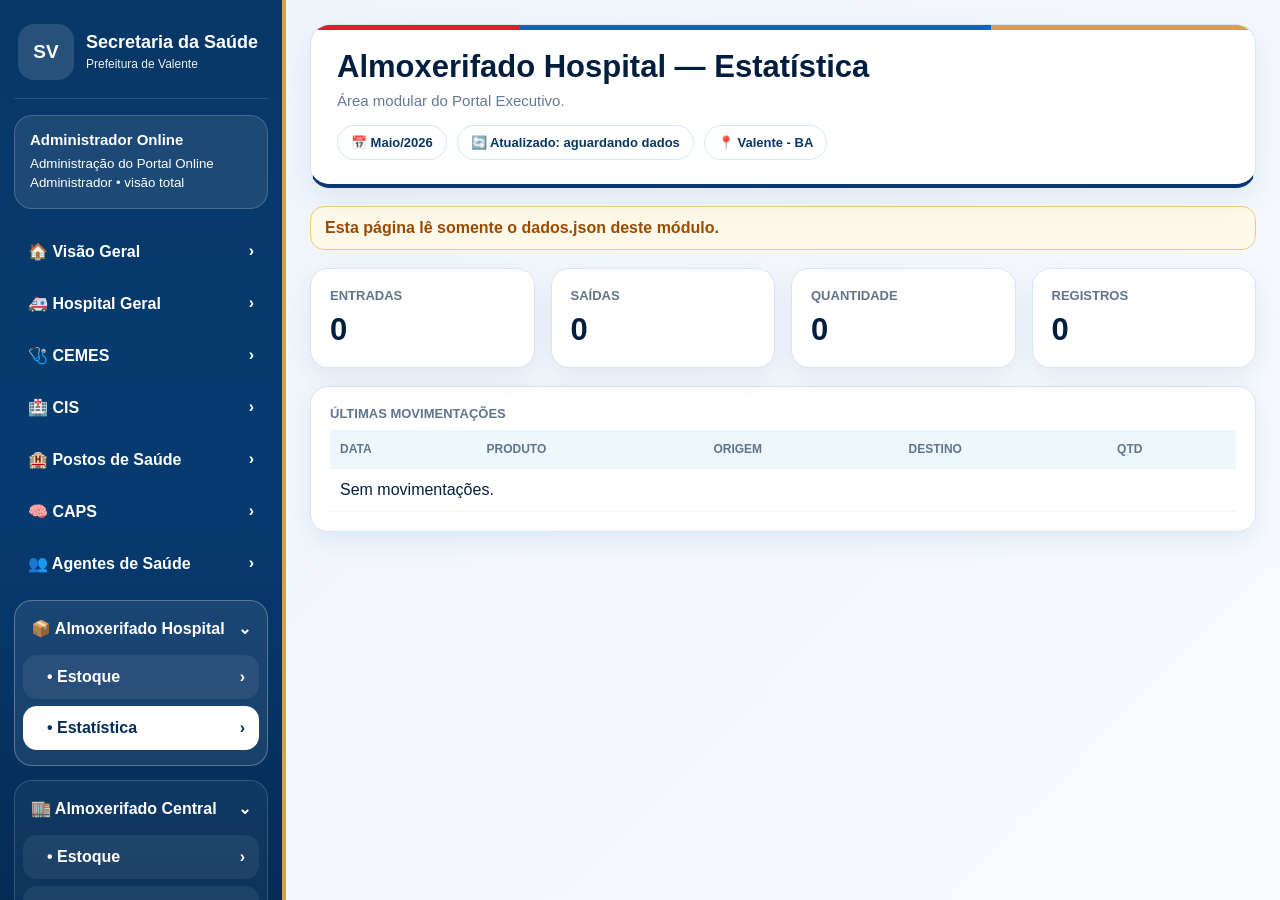
<file: site_relatorios_online/AlmoxerifadoHospital/Estatisticas/index.html>
<!DOCTYPE html><html lang="pt-BR"><head><meta charset="UTF-8"><title>Almoxerifado Hospital — Estatística</title><link rel="stylesheet" href="../../assets/portal.css"><script src="../../assets/portal.js"></script></head><body><div class="layout"><aside class="sidebar"></aside><main class="main"><section class="hero"><h2>Almoxerifado Hospital — Estatística</h2><p>Área modular do Portal Executivo.</p><div class="badges"><span class="badge">📅 Maio/2026</span><span class="badge">🔄 Atualizado: aguardando dados</span><span class="badge">📍 Valente - BA</span></div></section><div class="notice">Esta página lê somente o dados.json deste módulo.</div><div class="cards"><div class="card"><h3>Entradas</h3><div class="num" id="ent">0</div></div><div class="card"><h3>Saídas</h3><div class="num" id="sai">0</div></div><div class="card"><h3>Quantidade</h3><div class="num" id="qtd">0</div></div><div class="card"><h3>Registros</h3><div class="num" id="reg">0</div></div></div><div class="card"><h3>Últimas movimentações</h3><table><thead><tr><th>Data</th><th>Produto</th><th>Origem</th><th>Destino</th><th>Qtd</th></tr></thead><tbody id="tbody"></tbody></table></div><script>async function init(){await montarMenu('AH_Estatisticas');const d=await carregarDadosJson();const m=d.movimentacoes||[];document.getElementById('ent').textContent=m.filter(x=>(x.tipo||'').toLowerCase().includes('entrada')).length;document.getElementById('sai').textContent=m.filter(x=>(x.tipo||'').toLowerCase().includes('sa')).length;document.getElementById('qtd').textContent=m.reduce((a,x)=>a+Number(x.quantidade||x.qtd||0),0);document.getElementById('reg').textContent=m.length;document.getElementById('tbody').innerHTML=m.length?m.slice(-50).reverse().map(x=>`<tr><td>${x.data||'-'}</td><td><b>${x.produto_nome||x.nome||x.item||'-'}</b></td><td>${x.origem||'-'}</td><td>${x.destino||'-'}</td><td>${x.quantidade||x.qtd||0}</td></tr>`).join(''):'<tr><td colspan="5">Sem movimentações.</td></tr>'}init()</script></main></div></body></html>
</file>
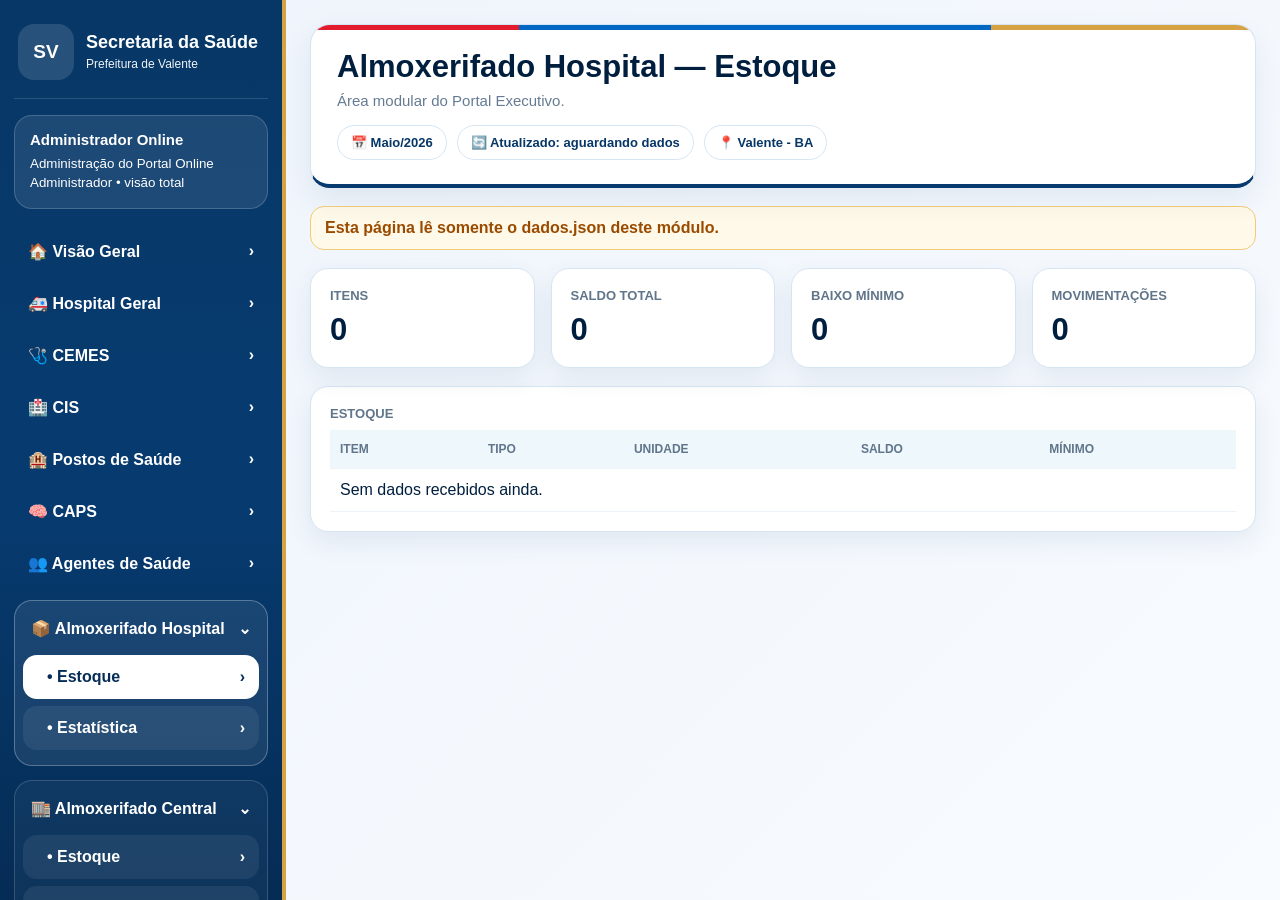
<file: site_relatorios_online/AlmoxerifadoHospital/Estoque/index.html>
<!DOCTYPE html><html lang="pt-BR"><head><meta charset="UTF-8"><title>Almoxerifado Hospital — Estoque</title><link rel="stylesheet" href="../../assets/portal.css"><script src="../../assets/portal.js"></script></head><body><div class="layout"><aside class="sidebar"></aside><main class="main"><section class="hero"><h2>Almoxerifado Hospital — Estoque</h2><p>Área modular do Portal Executivo.</p><div class="badges"><span class="badge">📅 Maio/2026</span><span class="badge">🔄 Atualizado: aguardando dados</span><span class="badge">📍 Valente - BA</span></div></section><div class="notice">Esta página lê somente o dados.json deste módulo.</div><div class="cards"><div class="card"><h3>Itens</h3><div class="num" id="itens">0</div></div><div class="card"><h3>Saldo total</h3><div class="num" id="saldo">0</div></div><div class="card"><h3>Baixo mínimo</h3><div class="num" id="min">0</div></div><div class="card"><h3>Movimentações</h3><div class="num" id="mov">0</div></div></div><div class="card"><h3>Estoque</h3><table><thead><tr><th>Item</th><th>Tipo</th><th>Unidade</th><th>Saldo</th><th>Mínimo</th></tr></thead><tbody id="tbody"></tbody></table></div><script>async function init(){await montarMenu('AH_Estoque');const d=await carregarDadosJson();const itens=d.itens||[];document.getElementById('itens').textContent=itens.length;document.getElementById('saldo').textContent=itens.reduce((a,i)=>a+Number(i.total||i.saldo||i.farmacia||i.almoxarifado||0),0);document.getElementById('min').textContent=itens.filter(i=>Number(i.total||i.saldo||0)<=Number(i.minimo||0)).length;document.getElementById('mov').textContent=(d.movimentacoes||[]).length;document.getElementById('tbody').innerHTML=itens.length?itens.map(i=>`<tr><td><b>${i.nome||i.item||'-'}</b></td><td>${i.tipo||'-'}</td><td>${i.unidade||'-'}</td><td>${i.total||i.saldo||i.farmacia||i.almoxarifado||0}</td><td>${i.minimo||0}</td></tr>`).join(''):'<tr><td colspan="5">Sem dados recebidos ainda.</td></tr>'}init()</script></main></div></body></html>
</file>
<file: site_relatorios_online/assets/portal.css>
:root{
  --azul-escuro:#073766;
  --azul-medio:#0b4b82;
  --azul:#0067c5;
  --dourado:#d7a342;
  --vermelho:#e21b2d;
  --bg:#eef4fb;
  --card:#ffffff;
  --borda:#d6e5f3;
  --texto:#001f3f;
  --muted:#657b93;
}
*{box-sizing:border-box}
body{
  margin:0;
  font-family:Arial, Helvetica, sans-serif;
  background:linear-gradient(135deg,#eef4fb,#f8fbff);
  color:var(--texto);
}
.layout{display:flex;min-height:100vh}
.sidebar{
  width:286px;
  background:linear-gradient(180deg,#073766 0%,#073b70 55%,#052c55 100%);
  color:white;
  padding:18px 14px;
  position:fixed;
  left:0;top:0;bottom:0;
  overflow:auto;
  border-right:4px solid var(--dourado);
}
.brand{
  display:flex;
  gap:12px;
  align-items:center;
  padding:6px 4px 18px;
  border-bottom:1px solid rgba(255,255,255,.14);
  margin-bottom:16px;
}
.brand-mark{
  width:56px;height:56px;border-radius:16px;
  display:flex;align-items:center;justify-content:center;
  font-weight:900;
  background:rgba(255,255,255,.13);
  font-size:19px;
}
.brand h1{font-size:18px;line-height:1.05;margin:0;font-weight:900}
.brand p{font-size:12px;margin:5px 0 0;opacity:.95}
.profile-card{
  border:1px solid rgba(255,255,255,.18);
  background:rgba(255,255,255,.09);
  border-radius:18px;
  padding:15px;
  margin:16px 0 20px;
}
.profile-card strong{display:block;margin-bottom:6px;font-size:15px}
.profile-card small{display:block;line-height:1.45}
.menu-link{
  display:flex;
  align-items:center;
  justify-content:space-between;
  gap:8px;
  color:white;
  text-decoration:none;
  padding:13px 14px;
  margin:7px 0;
  border-radius:14px;
  font-weight:900;
}
.menu-link:hover,.menu-link.active{background:rgba(255,255,255,.14)}
.menu-group{
  border:1px solid rgba(255,255,255,.16);
  border-radius:18px;
  padding:8px;
  margin:14px 0;
  background:rgba(255,255,255,.04);
}
.menu-title{
  display:flex;
  align-items:center;
  justify-content:space-between;
  padding:10px 8px;
  font-weight:900;
}
.menu-sub{padding-left:0}
.menu-sub .menu-link{
  background:rgba(255,255,255,.07);
  padding-left:24px;
}
.menu-sub .menu-link.active{
  background:white;
  color:#062d57;
}
.main{
  margin-left:286px;
  padding:24px;
  width:calc(100% - 286px);
}
.hero{
  background:white;
  border:1px solid var(--borda);
  border-radius:20px;
  padding:24px 26px;
  box-shadow:0 12px 30px rgba(10,55,100,.08);
  border-bottom:4px solid #073b70;
  position:relative;
  overflow:hidden;
}
.hero:before{
  content:"";
  position:absolute;
  top:0;left:0;right:0;
  height:5px;
  background:linear-gradient(90deg,var(--vermelho) 0 22%, var(--azul) 22% 72%, var(--dourado) 72% 100%);
}
.hero h2{font-size:31px;margin:0 0 7px;font-weight:900;color:#001f3f}
.hero p{margin:0;color:var(--muted);font-size:15px}
.badges{display:flex;gap:10px;flex-wrap:wrap;margin-top:16px}
.badge{
  border:1px solid var(--borda);
  background:white;
  border-radius:999px;
  padding:9px 13px;
  font-weight:900;
  color:#073766;
  font-size:13px;
}
.notice{
  margin:18px 0;
  background:#fff9e9;
  border:1px solid #f1cc78;
  color:#9a4b00;
  padding:12px 14px;
  border-radius:14px;
  font-weight:700;
}
.cards{
  display:grid;
  grid-template-columns:repeat(4,minmax(160px,1fr));
  gap:16px;
  margin:18px 0;
}
.card{
  background:white;
  border:1px solid var(--borda);
  border-radius:18px;
  padding:19px;
  box-shadow:0 10px 26px rgba(10,55,100,.08);
}
.card h3{margin:0 0 9px;color:#60758a;font-size:13px;text-transform:uppercase;font-weight:900}
.card .num{font-size:31px;font-weight:900;color:#001f3f}
.card p{color:#60758a;margin:8px 0 0}
.grid{display:grid;grid-template-columns:1fr 1fr;gap:16px}
table{width:100%;border-collapse:collapse;background:white}
th,td{padding:12px 10px;border-bottom:1px solid #edf3f8;text-align:left}
th{font-size:12px;text-transform:uppercase;color:#60758a;background:#eef7fc}
.btn{
  display:inline-flex;
  align-items:center;
  justify-content:center;
  background:linear-gradient(135deg,#073766,#0067c5 75%,#d7a342);
  color:white;
  text-decoration:none;
  border:0;
  border-radius:12px;
  padding:12px 16px;
  font-weight:900;
  cursor:pointer;
}
.top-actions{display:flex;gap:10px;flex-wrap:wrap;margin-top:16px}
input,select,textarea{
  width:100%;
  padding:12px;
  border:1px solid #cbdbea;
  border-radius:12px;
}
label{font-weight:900;color:#3d5873;font-size:13px;display:block;margin:10px 0 6px}
.ok{color:green;font-weight:900}.erro{color:#b00020;font-weight:900}
@media(max-width:900px){
  .sidebar{position:relative;width:100%;height:auto}
  .layout{display:block}
  .main{margin-left:0;width:100%}
  .cards{grid-template-columns:1fr 1fr}
  .grid{grid-template-columns:1fr}
}


/* SPA_FIX: a barra lateral fica única e fixa; os cliques trocam somente o conteúdo central. */
.sidebar{z-index:10}
.main{min-height:100vh;transition:opacity .12s ease}
.menu-group.active-group{background:rgba(255,255,255,.08);border-color:rgba(255,255,255,.28)}
@media(max-width:900px){.sidebar{position:relative}.main{margin-left:0;width:100%}}
</file>
